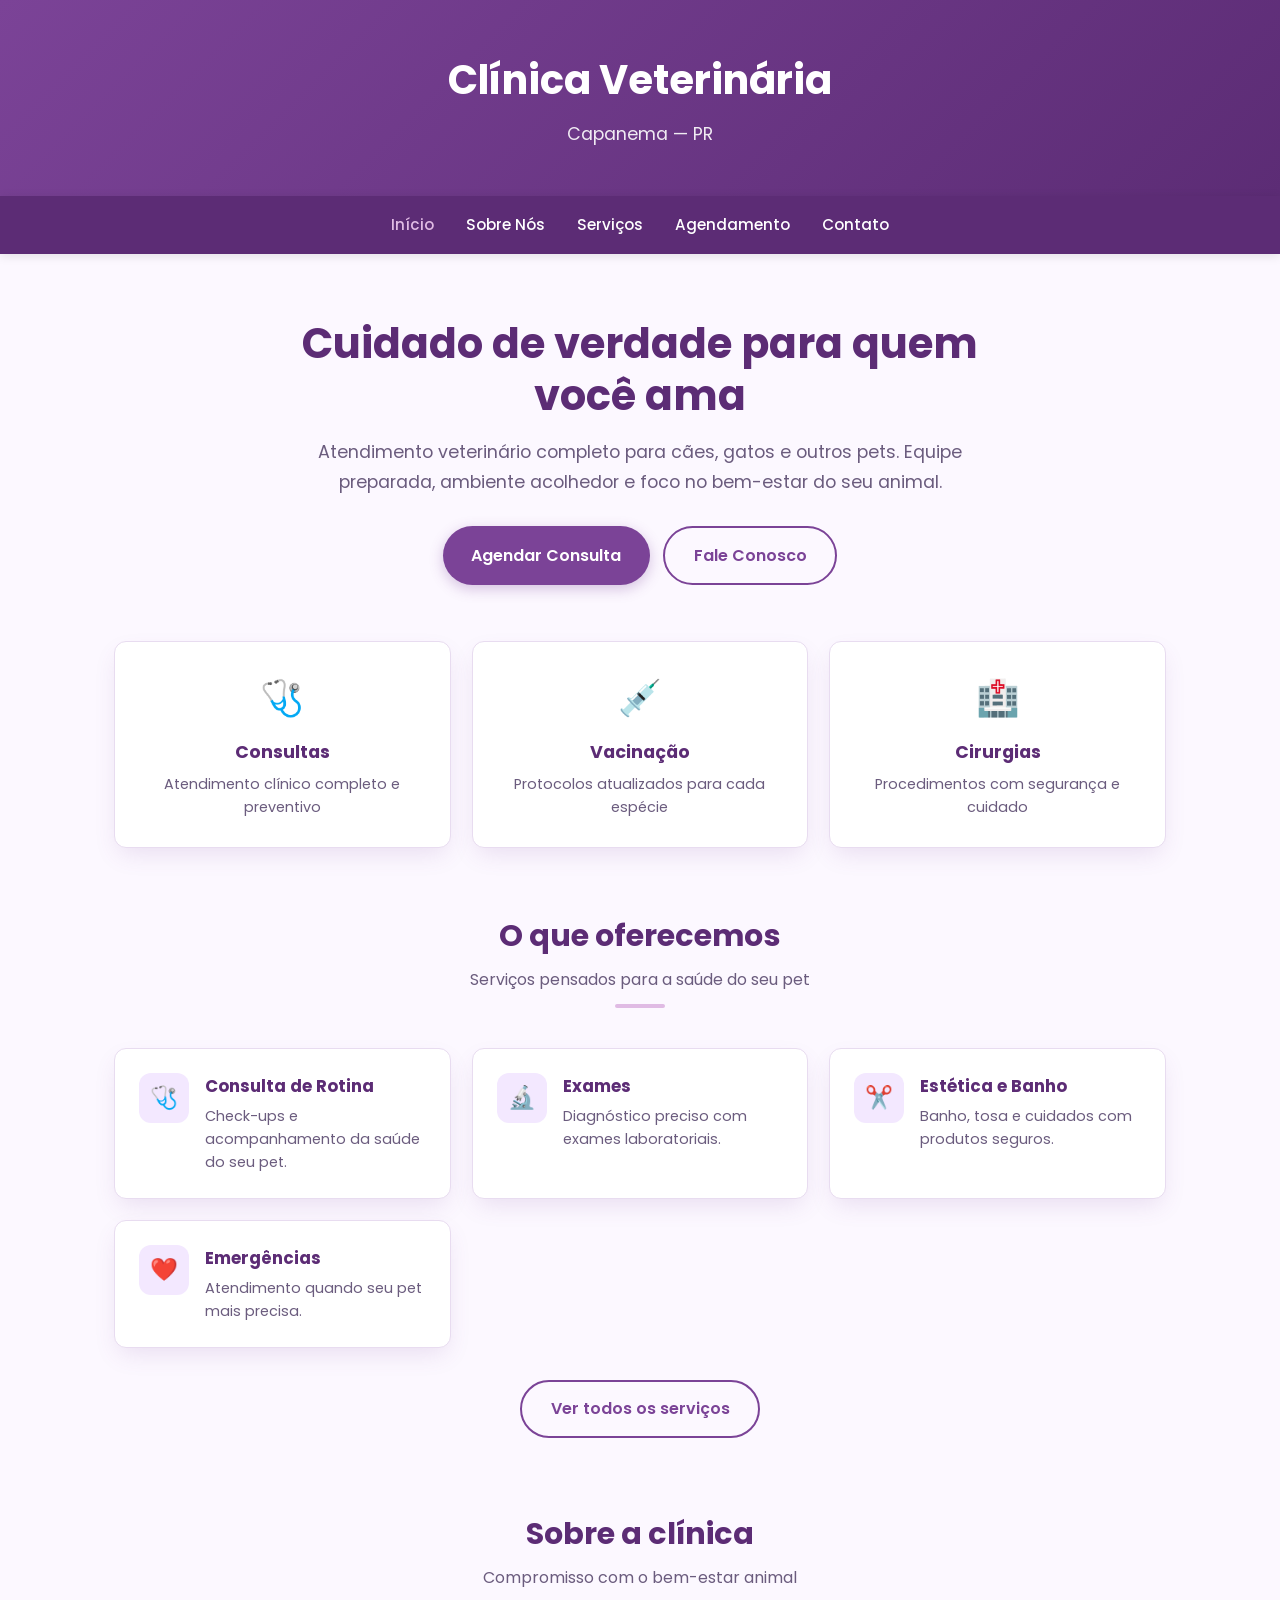
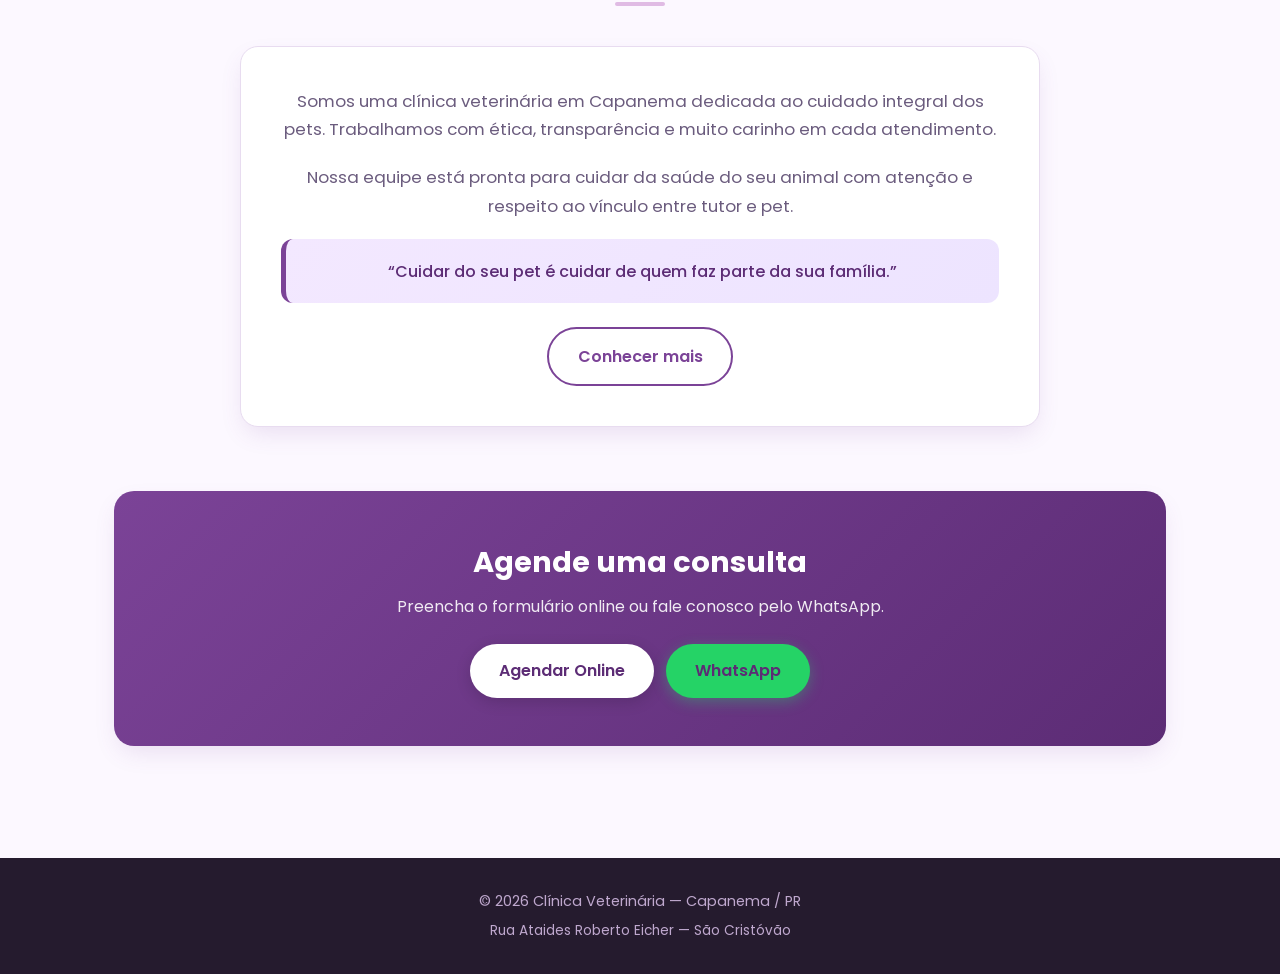
<file: index.html>
<!DOCTYPE html>
<html lang="pt-BR">
<head>
    <meta charset="UTF-8">
    <meta name="viewport" content="width=device-width, initial-scale=1.0">
    <meta name="description" content="Clínica Veterinária em Capanema - PR. Cuidado e saúde para o seu pet.">
    <title>Início | Clínica Veterinária</title>
    
    <link rel="preconnect" href="https://fonts.googleapis.com">
    <link rel="preconnect" href="https://fonts.gstatic.com" crossorigin>
    <link href="https://fonts.googleapis.com/css2?family=Poppins:wght@400;500;600;700&display=swap" rel="stylesheet">
    <link rel="stylesheet" href="style.css">
    <style>
        .hero-limpo {
            text-align: center;
            max-width: 720px;
            margin: 0 auto 3.5rem;
            padding-top: 1rem;
        }
        .hero-limpo h2 {
            font-size: clamp(1.9rem, 4.5vw, 2.6rem);
            color: var(--primary-dark);
            line-height: 1.25;
            margin-bottom: 1rem;
        }
        .hero-limpo p {
            color: var(--text-muted);
            font-size: 1.1rem;
            margin-bottom: 1.8rem;
            line-height: 1.7;
        }
        .hero-botoes {
            display: flex;
            flex-wrap: wrap;
            gap: 0.8rem;
            justify-content: center;
        }
        .hero-botoes .btn-outline { margin-left: 0; }

        .destaques {
            display: grid;
            grid-template-columns: repeat(3, 1fr);
            gap: 1.3rem;
            margin-bottom: 4rem;
        }
        .destaque-item {
            background: var(--card-bg);
            border-radius: var(--radius);
            padding: 1.8rem 1.4rem;
            text-align: center;
            box-shadow: var(--shadow-lg);
            border: 1px solid var(--border-color);
        }
        .destaque-item .icone { font-size: 2.2rem; margin-bottom: 0.7rem; }
        .destaque-item h3 { color: var(--primary-dark); font-size: 1.1rem; margin-bottom: 0.4rem; }
        .destaque-item p { color: var(--text-muted); font-size: 0.9rem; }

        .servicos-home {
            display: grid;
            grid-template-columns: repeat(auto-fit, minmax(280px, 1fr));
            gap: 1.3rem;
        }
        .servico-item {
            background: var(--card-bg);
            border-radius: var(--radius);
            padding: 1.5rem;
            box-shadow: var(--shadow-lg);
            border: 1px solid var(--border-color);
            display: flex;
            gap: 1rem;
            align-items: flex-start;
            transition: transform 0.25s ease;
        }
        .servico-item:hover { transform: translateY(-4px); }
        .servico-item .icone {
            width: 50px;
            height: 50px;
            min-width: 50px;
            background: #f3e8ff;
            border-radius: 12px;
            display: flex;
            align-items: center;
            justify-content: center;
            font-size: 1.4rem;
        }
        .servico-item h3 { color: var(--primary-dark); font-size: 1.05rem; margin-bottom: 0.3rem; }
        .servico-item p { color: var(--text-muted); font-size: 0.9rem; }

        .bloco-sobre {
            background: var(--card-bg);
            border-radius: 18px;
            padding: 2.5rem;
            box-shadow: var(--shadow-lg);
            border: 1px solid var(--border-color);
            text-align: center;
            max-width: 800px;
            margin: 0 auto;
        }
        .bloco-sobre p {
            color: var(--text-muted);
            font-size: 1.05rem;
            margin-bottom: 1.2rem;
            line-height: 1.7;
        }

        @media (max-width: 700px) {
            .destaques { grid-template-columns: 1fr; }
        }
    </style>
</head>
<body>

    <header>
        <h1>Clínica Veterinária</h1>
        <p>Capanema — PR</p>
    </header>

    <nav aria-label="Navegação Principal">
        <a href="index.html" class="active">Início</a>
        <a href="sobre.html">Sobre Nós</a>
        <a href="servicos.html">Serviços</a>
        <a href="agendamentos.html">Agendamento</a>
        <a href="contato.html">Contato</a>
    </nav>

    <main class="container">

        <section class="hero-limpo">
            <h2>Cuidado de verdade para quem você ama</h2>
            <p>
                Atendimento veterinário completo para cães, gatos e outros pets. 
                Equipe preparada, ambiente acolhedor e foco no bem-estar do seu animal.
            </p>
            <div class="hero-botoes">
                <a href="agendamentos.html" class="btn">Agendar Consulta</a>
                <a href="contato.html" class="btn btn-outline">Fale Conosco</a>
            </div>
        </section>

        <div class="destaques">
            <div class="destaque-item">
                <div class="icone">🩺</div>
                <h3>Consultas</h3>
                <p>Atendimento clínico completo e preventivo</p>
            </div>
            <div class="destaque-item">
                <div class="icone">💉</div>
                <h3>Vacinação</h3>
                <p>Protocolos atualizados para cada espécie</p>
            </div>
            <div class="destaque-item">
                <div class="icone">🏥</div>
                <h3>Cirurgias</h3>
                <p>Procedimentos com segurança e cuidado</p>
            </div>
        </div>

        <section>
            <div class="section-title">
                <h2>O que oferecemos</h2>
                <p>Serviços pensados para a saúde do seu pet</p>
                <div class="linha"></div>
            </div>

            <div class="servicos-home">
                <div class="servico-item">
                    <div class="icone">🩺</div>
                    <div>
                        <h3>Consulta de Rotina</h3>
                        <p>Check-ups e acompanhamento da saúde do seu pet.</p>
                    </div>
                </div>
                <div class="servico-item">
                    <div class="icone">🔬</div>
                    <div>
                        <h3>Exames</h3>
                        <p>Diagnóstico preciso com exames laboratoriais.</p>
                    </div>
                </div>
                <div class="servico-item">
                    <div class="icone">✂️</div>
                    <div>
                        <h3>Estética e Banho</h3>
                        <p>Banho, tosa e cuidados com produtos seguros.</p>
                    </div>
                </div>
                <div class="servico-item">
                    <div class="icone">❤️</div>
                    <div>
                        <h3>Emergências</h3>
                        <p>Atendimento quando seu pet mais precisa.</p>
                    </div>
                </div>
            </div>

            <div style="text-align: center; margin-top: 2rem;">
                <a href="servicos.html" class="btn btn-outline" style="margin-left: 0;">Ver todos os serviços</a>
            </div>
        </section>

        <section style="margin-top: 4.5rem;">
            <div class="section-title">
                <h2>Sobre a clínica</h2>
                <p>Compromisso com o bem-estar animal</p>
                <div class="linha"></div>
            </div>

            <div class="bloco-sobre">
                <p>
                    Somos uma clínica veterinária em Capanema dedicada ao cuidado 
                    integral dos pets. Trabalhamos com ética, transparência e muito 
                    carinho em cada atendimento.
                </p>
                <p>
                    Nossa equipe está pronta para cuidar da saúde do seu animal 
                    com atenção e respeito ao vínculo entre tutor e pet.
                </p>
                <div class="destaque">
                    “Cuidar do seu pet é cuidar de quem faz parte da sua família.”
                </div>
                <div style="margin-top: 1.5rem;">
                    <a href="sobre.html" class="btn btn-outline" style="margin-left: 0;">Conhecer mais</a>
                </div>
            </div>
        </section>

        <div class="cta-box" style="margin-top: 4rem;">
            <h2>Agende uma consulta</h2>
            <p>Preencha o formulário online ou fale conosco pelo WhatsApp.</p>
            <div style="display: flex; flex-wrap: wrap; gap: 0.8rem; justify-content: center;">
                <a href="agendamentos.html" class="btn">Agendar Online</a>
                <a href="https://wa.me/5546988283215" class="btn" target="_blank" rel="noopener noreferrer" style="background: #25D366; box-shadow: 0 4px 14px rgba(37,211,102,0.35);">
                    WhatsApp
                </a>
            </div>
        </div>

    </main>

    <footer>
        <p>&copy; 2026 Clínica Veterinária — Capanema / PR</p>
        <p style="margin-top: 0.4rem; font-size: 0.85rem;">
            Rua Ataides Roberto Eicher — São Cristóvão
        </p>
    </footer>

</body>
</html>
</file>
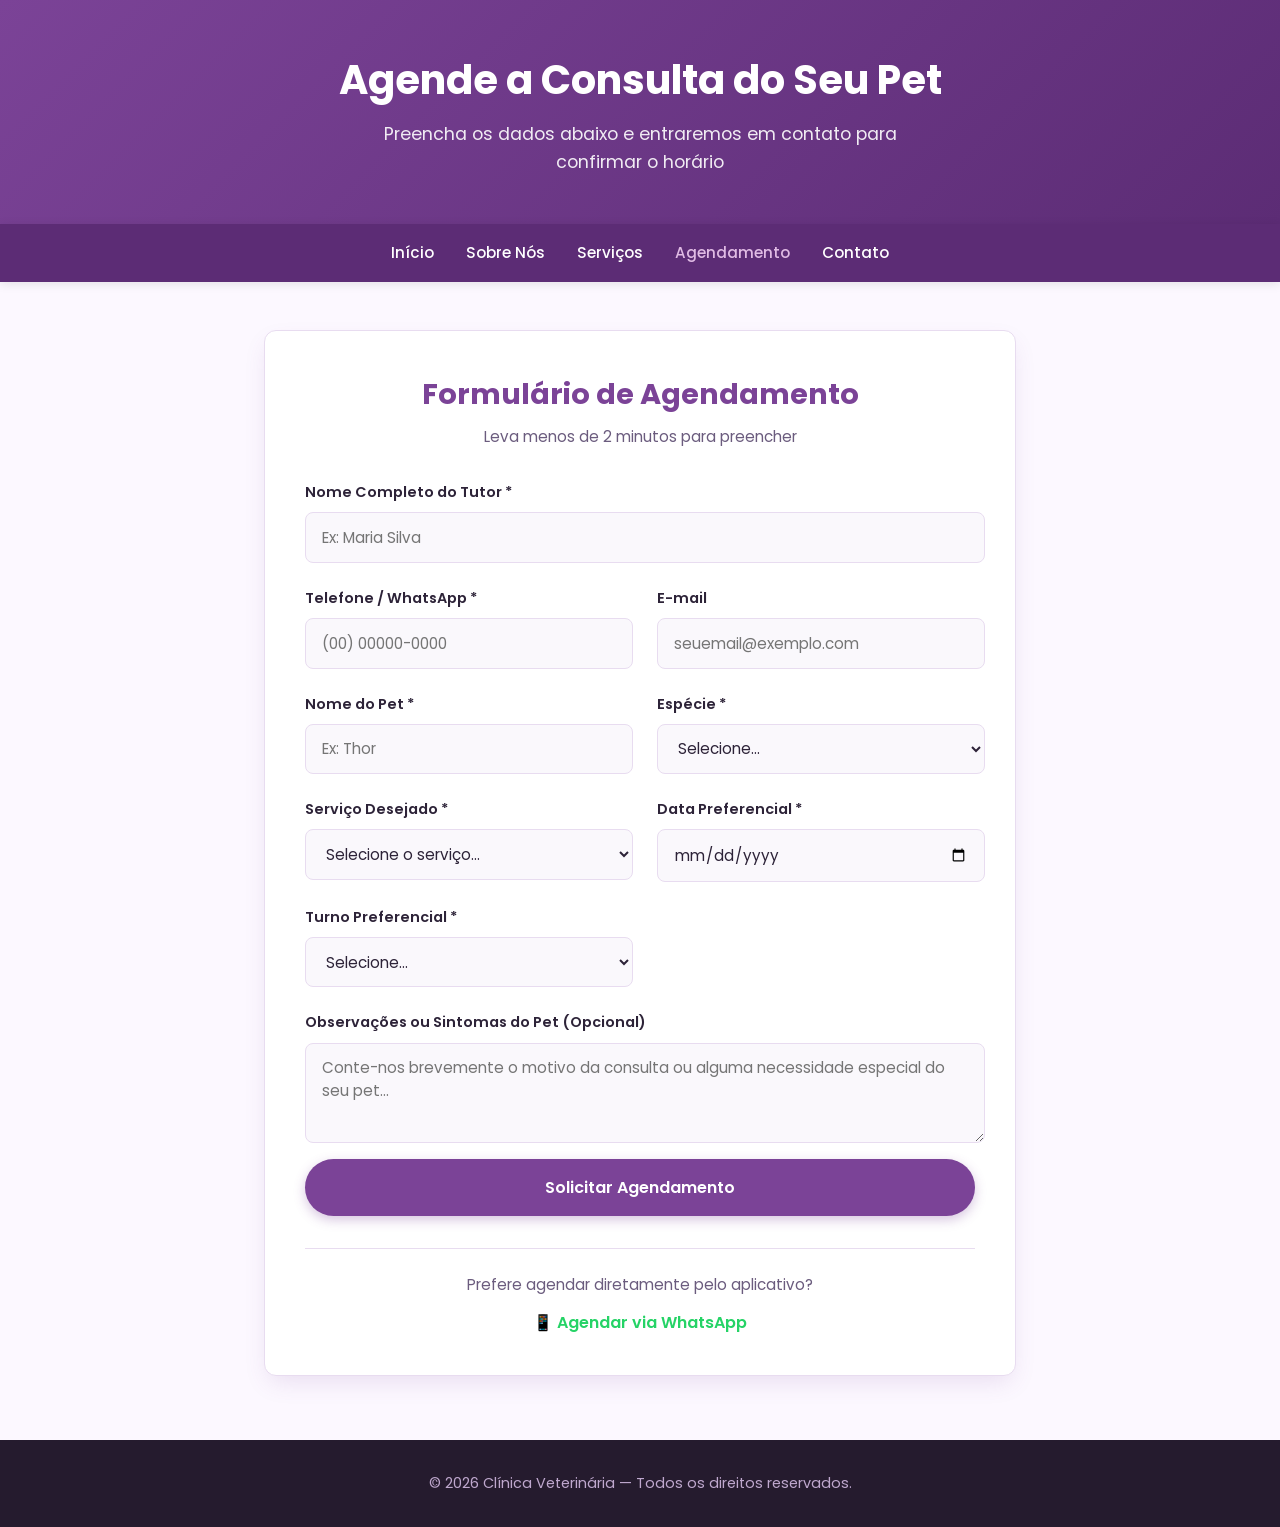
<file: agendamentos.html>
<!DOCTYPE html>
<html lang="pt-BR">
<head>
    <meta charset="UTF-8">
    <meta name="viewport" content="width=device-width, initial-scale=1.0">
    <meta name="description" content="Agende uma consulta para o seu pet. Atendimento rápido e simplificado na nossa Clínica Veterinária.">
    <title>Agendamento | Clínica Veterinária</title>
    
    <link rel="preconnect" href="https://fonts.googleapis.com">
    <link rel="preconnect" href="https://fonts.gstatic.com" crossorigin>
    <link href="https://fonts.googleapis.com/css2?family=Poppins:wght@400;500;600;700&display=swap" rel="stylesheet">
    <link rel="stylesheet" href="style.css">
    <style>
        .sucesso-card {
            display: none;
            text-align: center;
            padding: 2rem 1rem;
        }
        .sucesso-card.ativo {
            display: block;
        }
        .sucesso-icon {
            font-size: 4rem;
            margin-bottom: 1rem;
        }
        .sucesso-card h2 {
            color: var(--primary-color);
            margin-bottom: 0.8rem;
        }
        .sucesso-card p {
            color: var(--text-muted);
            margin-bottom: 1.5rem;
            line-height: 1.7;
        }
        .sucesso-resumo {
            background: #f3e8ff;
            border-radius: 12px;
            padding: 1.2rem 1.5rem;
            text-align: left;
            margin: 1.5rem 0;
            font-size: 0.95rem;
            color: var(--text-main);
        }
        .sucesso-resumo strong {
            color: var(--primary-dark);
        }
        .form-escondido {
            display: none;
        }
    </style>
</head>
<body>

    <header>
        <h1>Agende a Consulta do Seu Pet</h1>
        <p>Preencha os dados abaixo e entraremos em contato para confirmar o horário</p>
    </header>

    <nav aria-label="Navegação Principal">
        <a href="index.html">Início</a>
        <a href="sobre.html">Sobre Nós</a>
        <a href="servicos.html">Serviços</a>
        <a href="agendamentos.html" class="active">Agendamento</a>
        <a href="contato.html">Contato</a>
    </nav>

    <main class="container-form">
        
        <div class="form-card">
            
            <!-- Formulário -->
            <div id="area-formulario">
                <div class="form-header">
                    <h2>Formulário de Agendamento</h2>
                    <p>Leva menos de 2 minutos para preencher</p>
                </div>

                <form id="agendamentoForm">
                    <div class="form-grid">
                        
                        <div class="form-group full-width">
                            <label for="nome-tutor">Nome Completo do Tutor *</label>
                            <input type="text" id="nome-tutor" name="nome-tutor" placeholder="Ex: Maria Silva" required>
                        </div>

                        <div class="form-group">
                            <label for="telefone">Telefone / WhatsApp *</label>
                            <input type="tel" id="telefone" name="telefone" placeholder="(00) 00000-0000" required>
                        </div>

                        <div class="form-group">
                            <label for="email">E-mail</label>
                            <input type="email" id="email" name="email" placeholder="seuemail@exemplo.com">
                        </div>

                        <div class="form-group">
                            <label for="nome-pet">Nome do Pet *</label>
                            <input type="text" id="nome-pet" name="nome-pet" placeholder="Ex: Thor" required>
                        </div>

                        <div class="form-group">
                            <label for="especie">Espécie *</label>
                            <select id="especie" name="especie" required>
                                <option value="">Selecione...</option>
                                <option value="Cão">Cão</option>
                                <option value="Gato">Gato</option>
                                <option value="Outro">Outro</option>
                            </select>
                        </div>

                        <div class="form-group">
                            <label for="servico">Serviço Desejado *</label>
                            <select id="servico" name="servico" required>
                                <option value="">Selecione o serviço...</option>
                                <option value="Consulta de Rotina">Consulta de Rotina</option>
                                <option value="Vacinação">Vacinação</option>
                                <option value="Exames Laboratoriais">Exames Laboratoriais</option>
                                <option value="Cirurgia Geral">Cirurgia Geral</option>
                                <option value="Estética e Banho">Estética e Banho</option>
                                <option value="Outro">Outro serviço</option>
                            </select>
                        </div>

                        <div class="form-group">
                            <label for="data">Data Preferencial *</label>
                            <input type="date" id="data" name="data" required>
                        </div>

                        <div class="form-group">
                            <label for="horario">Turno Preferencial *</label>
                            <select id="horario" name="horario" required>
                                <option value="">Selecione...</option>
                                <option value="Manhã">Manhã (08:00 - 12:00)</option>
                                <option value="Tarde">Tarde (13:00 - 18:00)</option>
                            </select>
                        </div>

                        <div class="form-group full-width">
                            <label for="observacoes">Observações ou Sintomas do Pet (Opcional)</label>
                            <textarea id="observacoes" name="observacoes" placeholder="Conte-nos brevemente o motivo da consulta ou alguma necessidade especial do seu pet..."></textarea>
                        </div>

                    </div>

                    <button type="submit" class="submit-btn">Solicitar Agendamento</button>
                </form>

                <div class="whatsapp-opt">
                    <p>Prefere agendar diretamente pelo aplicativo?</p>
                    <a href="https://wa.me/5500000000000" class="whatsapp-btn" target="_blank" rel="noopener noreferrer">
                        <span>📱 Agendar via WhatsApp</span>
                    </a>
                </div>
            </div>

            <!-- Mensagem de Sucesso -->
            <div id="area-sucesso" class="sucesso-card">
                <div class="sucesso-icon">✅</div>
                <h2>Solicitação enviada com sucesso!</h2>
                <p>
                    Recebemos seus dados. Em breve entraremos em contato para confirmar o horário.
                </p>

                <div class="sucesso-resumo" id="resumo-agendamento"></div>

                <a href="#" id="btn-whatsapp-dados" class="btn" target="_blank" rel="noopener noreferrer" style="margin-bottom: 1rem;">
                    📱 Enviar também pelo WhatsApp
                </a>
                <br>
                <button type="button" class="btn btn-outline" id="btn-novo-agendamento" style="margin-left: 0;">
                    Fazer outro agendamento
                </button>
            </div>

        </div>

    </main>

    <footer>
        <p>&copy; 2026 Clínica Veterinária — Todos os direitos reservados.</p>
    </footer>

    <script>
        // Data mínima = hoje
        const campoData = document.getElementById('data');
        const hoje = new Date().toISOString().split('T')[0];
        campoData.setAttribute('min', hoje);

        // ⚠️ TROQUE pelo número real da clínica (só números, com DDI)
        // Exemplo Brasil: 5511999999999
        const WHATSAPP_CLINICA = '5500000000000';

        const form = document.getElementById('agendamentoForm');
        const areaForm = document.getElementById('area-formulario');
        const areaSucesso = document.getElementById('area-sucesso');
        const resumo = document.getElementById('resumo-agendamento');
        const btnWhatsapp = document.getElementById('btn-whatsapp-dados');
        const btnNovo = document.getElementById('btn-novo-agendamento');

        form.addEventListener('submit', function (e) {
            e.preventDefault();

            const tutor = document.getElementById('nome-tutor').value.trim();
            const telefone = document.getElementById('telefone').value.trim();
            const email = document.getElementById('email').value.trim();
            const pet = document.getElementById('nome-pet').value.trim();
            const especie = document.getElementById('especie').value;
            const servico = document.getElementById('servico').value;
            const data = document.getElementById('data').value;
            const horario = document.getElementById('horario').value;
            const obs = document.getElementById('observacoes').value.trim();

            const dataFormatada = data.split('-').reverse().join('/');

            resumo.innerHTML = `
                <p><strong>Tutor:</strong> ${tutor}</p>
                <p><strong>Telefone:</strong> ${telefone}</p>
                ${email ? `<p><strong>E-mail:</strong> ${email}</p>` : ''}
                <p><strong>Pet:</strong> ${pet} (${especie})</p>
                <p><strong>Serviço:</strong> ${servico}</p>
                <p><strong>Data:</strong> ${dataFormatada}</p>
                <p><strong>Turno:</strong> ${horario}</p>
                ${obs ? `<p><strong>Observações:</strong> ${obs}</p>` : ''}
            `;

            let mensagem = `*Novo Agendamento - Clínica Veterinária*%0A%0A`;
            mensagem += `*Tutor:* ${tutor}%0A`;
            mensagem += `*Telefone:* ${telefone}%0A`;
            if (email) mensagem += `*E-mail:* ${email}%0A`;
            mensagem += `*Pet:* ${pet} (${especie})%0A`;
            mensagem += `*Serviço:* ${servico}%0A`;
            mensagem += `*Data preferencial:* ${dataFormatada}%0A`;
            mensagem += `*Turno:* ${horario}%0A`;
            if (obs) mensagem += `*Observações:* ${obs}%0A`;

            btnWhatsapp.href = `https://wa.me/${WHATSAPP_CLINICA}?text=${mensagem}`;

            areaForm.classList.add('form-escondido');
            areaSucesso.classList.add('ativo');
            areaSucesso.scrollIntoView({ behavior: 'smooth', block: 'center' });
        });

        btnNovo.addEventListener('click', function () {
            form.reset();
            campoData.setAttribute('min', hoje);
            areaSucesso.classList.remove('ativo');
            areaForm.classList.remove('form-escondido');
        });
    </script>

</body>
</html>
</file>
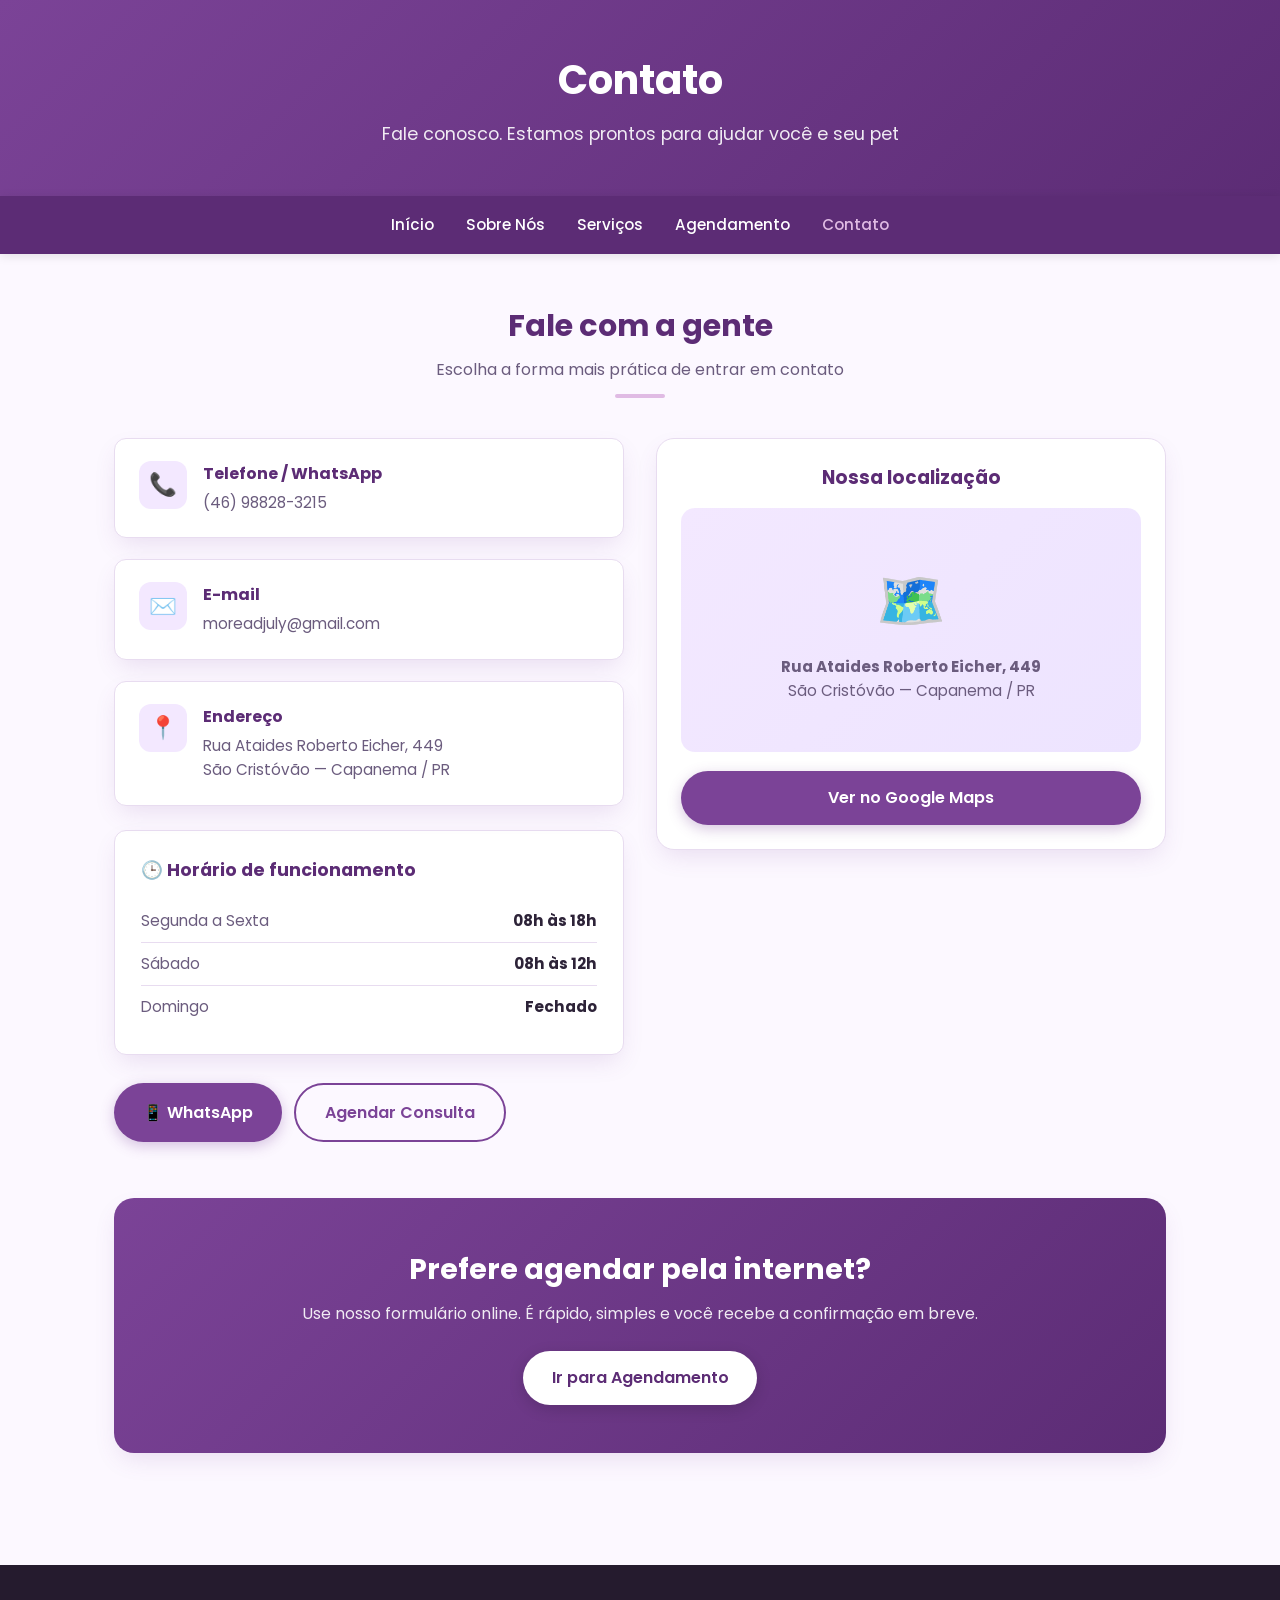
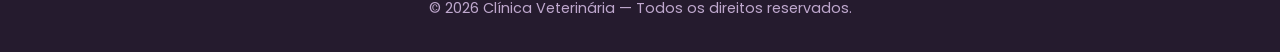
<file: contato.html>
<!DOCTYPE html>
<html lang="pt-BR">
<head>
    <meta charset="UTF-8">
    <meta name="viewport" content="width=device-width, initial-scale=1.0">

    <meta name="description" content="Entre em contato com a Clínica Veterinária. Telefone, WhatsApp, e-mail, endereço e horário de funcionamento.">

    <title>Contato | Clínica Veterinária</title>

    <link rel="preconnect" href="https://fonts.googleapis.com">
    <link rel="preconnect" href="https://fonts.gstatic.com" crossorigin>
    <link href="https://fonts.googleapis.com/css2?family=Poppins:wght@400;500;600;700&display=swap" rel="stylesheet">

    <link rel="stylesheet" href="style.css">

    <style>
        .contato-grid {
            display: grid;
            grid-template-columns: 1fr 1fr;
            gap: 2rem;
            align-items: start;
        }

        .info-lista {
            display: flex;
            flex-direction: column;
            gap: 1.3rem;
        }

        .info-item {
            background: var(--card-bg);
            border-radius: var(--radius);
            padding: 1.4rem 1.5rem;
            box-shadow: var(--shadow-lg);
            border: 1px solid var(--border-color);
            display: flex;
            gap: 1rem;
            align-items: flex-start;
            transition: transform 0.25s ease;
        }

        .info-item:hover {
            transform: translateY(-3px);
        }

        .info-icon {
            width: 48px;
            height: 48px;
            min-width: 48px;
            background: #f3e8ff;
            border-radius: 12px;
            display: flex;
            align-items: center;
            justify-content: center;
            font-size: 1.4rem;
        }

        .info-item h3 {
            color: var(--primary-dark);
            font-size: 1rem;
            margin-bottom: 0.25rem;
        }

        .info-item p,
        .info-item a {
            color: var(--text-muted);
            font-size: 0.95rem;
            text-decoration: none;
        }

        .info-item a:hover {
            color: var(--primary-color);
        }

        .mapa-box {
            background: var(--card-bg);
            border-radius: 18px;
            padding: 1.5rem;
            box-shadow: var(--shadow-lg);
            border: 1px solid var(--border-color);
            text-align: center;
        }

        .mapa-box h3 {
            color: var(--primary-dark);
            margin-bottom: 1rem;
            font-size: 1.15rem;
        }

        .mapa-placeholder {
            background: linear-gradient(135deg, #f3e8ff, #ede4ff);
            border-radius: 14px;
            padding: 3rem 1.5rem;
            margin-bottom: 1.2rem;
        }

        .mapa-placeholder .emoji {
            font-size: 3.5rem;
            margin-bottom: 0.6rem;
        }

        .mapa-placeholder p {
            color: var(--text-muted);
            font-size: 0.95rem;
        }

        .horarios {
            background: var(--card-bg);
            border-radius: var(--radius);
            padding: 1.6rem;
            box-shadow: var(--shadow-lg);
            border: 1px solid var(--border-color);
            margin-top: 1.5rem;
        }

        .horarios h3 {
            color: var(--primary-dark);
            margin-bottom: 1rem;
            font-size: 1.1rem;
        }

        .horario-linha {
            display: flex;
            justify-content: space-between;
            padding: 0.55rem 0;
            border-bottom: 1px solid var(--border-color);
            color: var(--text-muted);
            font-size: 0.95rem;
        }

        .horario-linha:last-child {
            border-bottom: none;
        }

        .horario-linha strong {
            color: var(--text-main);
        }

        .botoes-contato {
            display: flex;
            flex-wrap: wrap;
            gap: 0.8rem;
            margin-top: 1.8rem;
        }

        @media (max-width: 800px) {
            .contato-grid {
                grid-template-columns: 1fr;
            }
        }
    </style>
</head>

<body>

    <header>
        <h1>Contato</h1>
        <p>Fale conosco. Estamos prontos para ajudar você e seu pet</p>
    </header>

    <nav aria-label="Navegação Principal">
        <a href="index.html">Início</a>
        <a href="sobre.html">Sobre Nós</a>
        <a href="servicos.html">Serviços</a>
        <a href="agendamentos.html">Agendamento</a>
        <a href="contato.html" class="active">Contato</a>
    </nav>

    <main class="container">

        <div class="section-title">
            <h2>Fale com a gente</h2>
            <p>Escolha a forma mais prática de entrar em contato</p>
            <div class="linha"></div>
        </div>

        <div class="contato-grid">

            <!-- INFORMAÇÕES DE CONTATO -->
            <div>

                <div class="info-lista">

                    <!-- WHATSAPP -->
                    <div class="info-item">
                        <div class="info-icon">📞</div>

                        <div>
                            <h3>Telefone / WhatsApp</h3>

                            <p>
                                <a
                                    href="https://wa.me/5546988283215"
                                    target="_blank"
                                    rel="noopener noreferrer"
                                >
                                    (46) 98828-3215
                                </a>
                            </p>
                        </div>
                    </div>

                    <!-- E-MAIL -->
                    <div class="info-item">
                        <div class="info-icon">✉️</div>

                        <div>
                            <h3>E-mail</h3>

                            <p>
                                <a href="mailto:moreadjuly@gmail.com">
                                    moreadjuly@gmail.com
                                </a>
                            </p>
                        </div>
                    </div>

                    <!-- ENDEREÇO -->
                    <div class="info-item">
                        <div class="info-icon">📍</div>

                        <div>
                            <h3>Endereço</h3>

                            <p>
                                Rua Ataides Roberto Eicher, 449<br>
                                São Cristóvão — Capanema / PR
                            </p>
                        </div>
                    </div>

                </div>

                <!-- HORÁRIOS -->
                <div class="horarios">

                    <h3>🕒 Horário de funcionamento</h3>

                    <div class="horario-linha">
                        <span>Segunda a Sexta</span>
                        <strong>08h às 18h</strong>
                    </div>

                    <div class="horario-linha">
                        <span>Sábado</span>
                        <strong>08h às 12h</strong>
                    </div>

                    <div class="horario-linha">
                        <span>Domingo</span>
                        <strong>Fechado</strong>
                    </div>

                </div>

                <!-- BOTÕES -->
                <div class="botoes-contato">

                    <a
                        href="https://wa.me/5546988283215"
                        class="btn"
                        target="_blank"
                        rel="noopener noreferrer"
                    >
                        📱 WhatsApp
                    </a>

                    <a
                        href="agendamentos.html"
                        class="btn btn-outline"
                        style="margin-left: 0;"
                    >
                        Agendar Consulta
                    </a>

                </div>

            </div>

            <!-- MAPA -->
            <div class="mapa-box">

                <h3>Nossa localização</h3>

                <div class="mapa-placeholder">

                    <div class="emoji">🗺️</div>

                    <p>
                        <strong>Rua Ataides Roberto Eicher, 449</strong><br>
                        São Cristóvão — Capanema / PR
                    </p>

                </div>

                <a
                    href="https://www.google.com/maps/search/?api=1&query=Rua+Ataides+Roberto+Eicher,+449,+São+Cristóvão,+Capanema,+PR"
                    class="btn"
                    target="_blank"
                    rel="noopener noreferrer"
                    style="width: 100%; justify-content: center;"
                >
                    Ver no Google Maps
                </a>

            </div>

        </div>

        <!-- CTA -->
        <div class="cta-box" style="margin-top: 3.5rem;">

            <h2>Prefere agendar pela internet?</h2>

            <p>
                Use nosso formulário online.
                É rápido, simples e você recebe a confirmação em breve.
            </p>

            <a href="agendamentos.html" class="btn">
                Ir para Agendamento
            </a>

        </div>

    </main>

    <footer>
        <p>
            &copy; 2026 Clínica Veterinária — Todos os direitos reservados.
        </p>
    </footer>

</body>
</html>
</file>
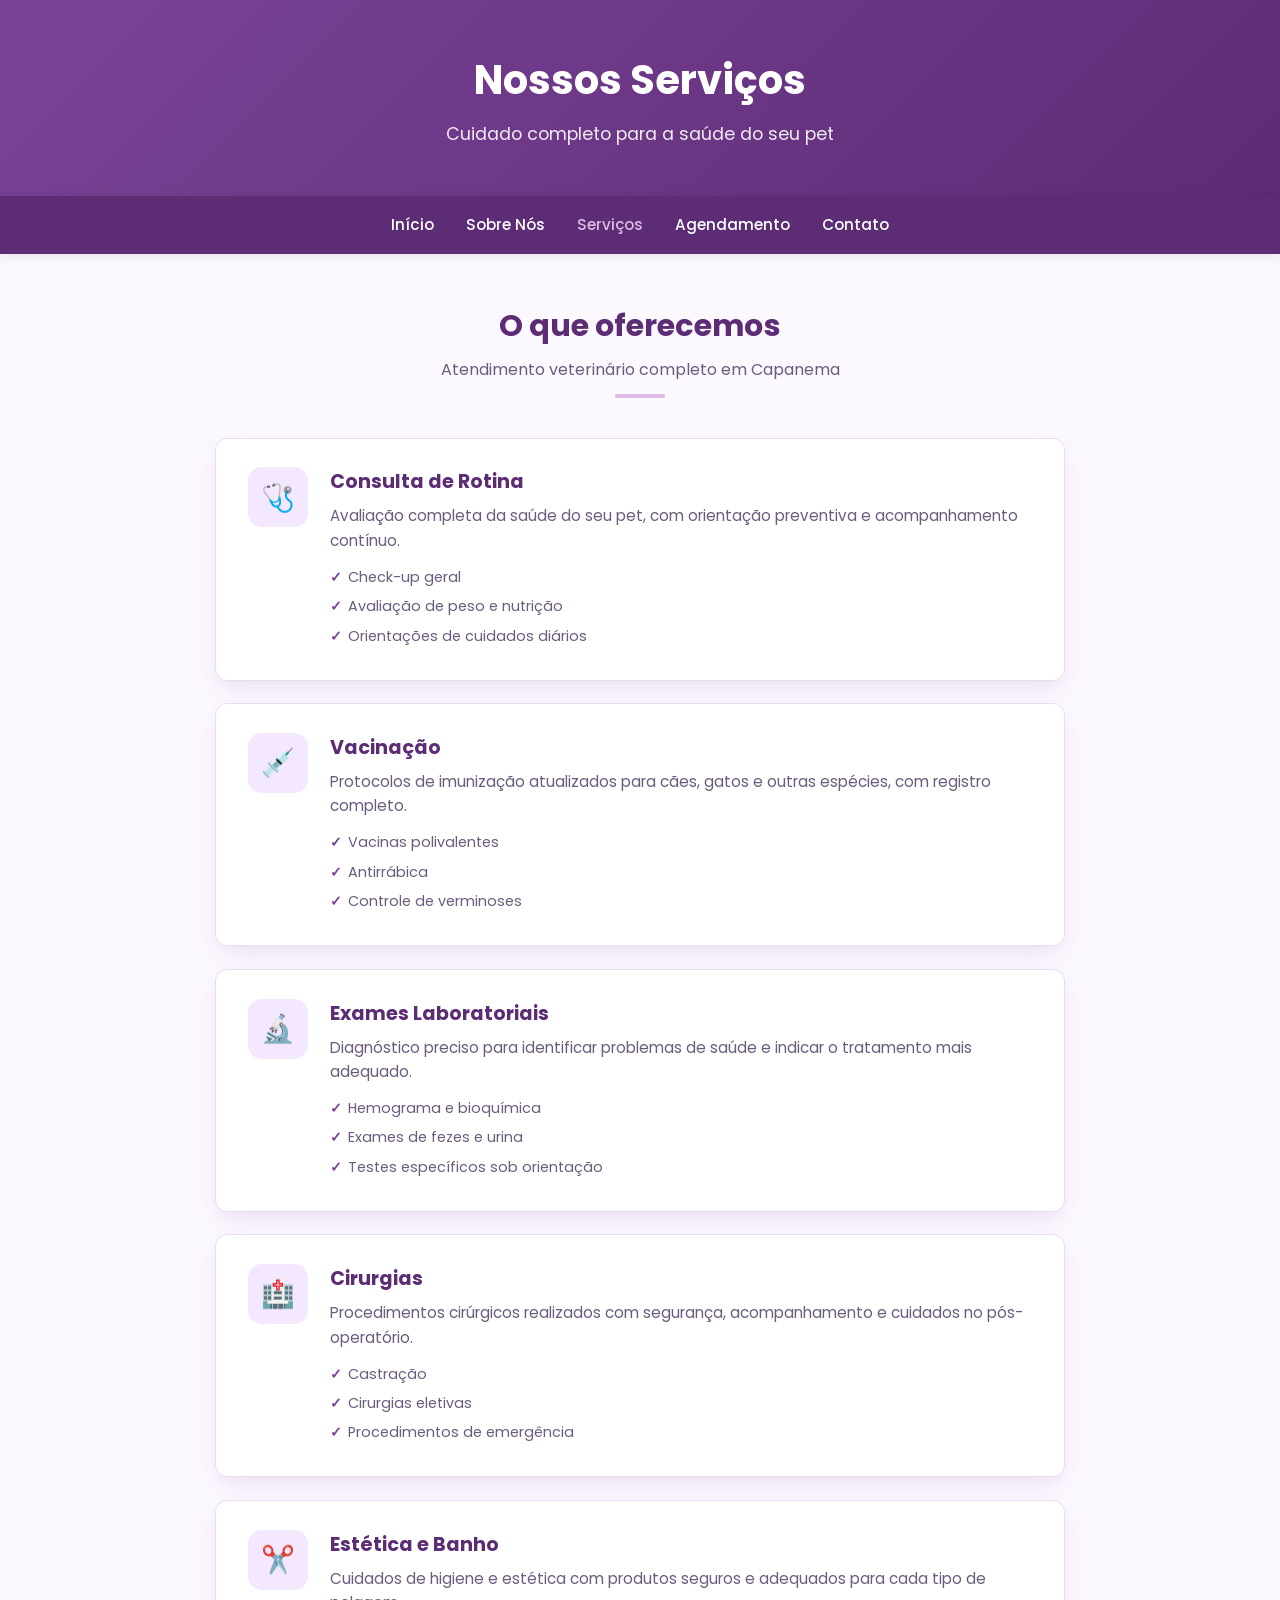
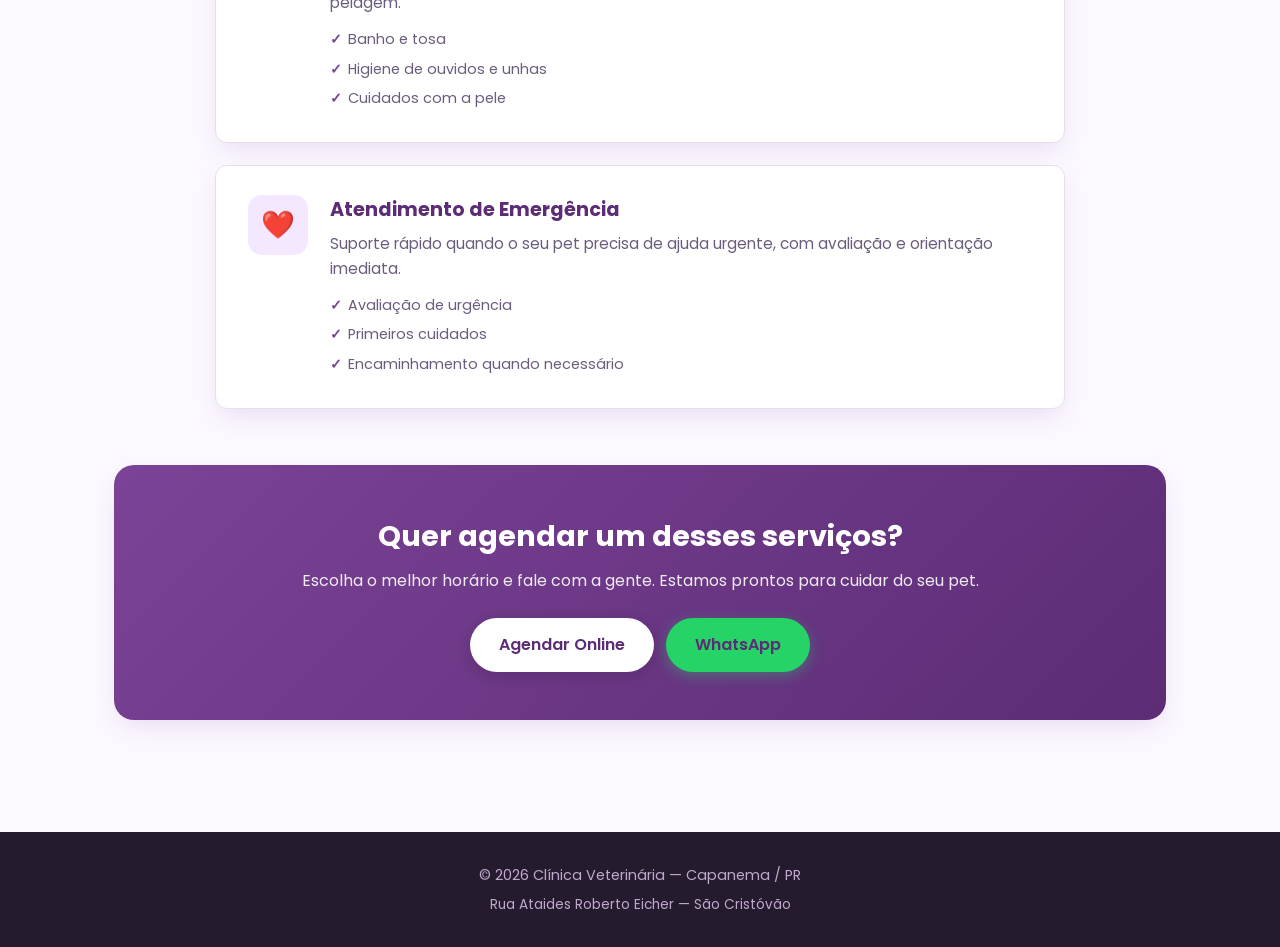
<file: servicos.html>
<!DOCTYPE html>
<html lang="pt-BR">
<head>
    <meta charset="UTF-8">
    <meta name="viewport" content="width=device-width, initial-scale=1.0">
    <meta name="description" content="Serviços da Clínica Veterinária em Capanema - consultas, vacinação, exames, cirurgias e mais.">
    <title>Serviços | Clínica Veterinária</title>
    
    <link rel="preconnect" href="https://fonts.googleapis.com">
    <link rel="preconnect" href="https://fonts.gstatic.com" crossorigin>
    <link href="https://fonts.googleapis.com/css2?family=Poppins:wght@400;500;600;700&display=swap" rel="stylesheet">
    <link rel="stylesheet" href="style.css">
    <style>
        .servico-lista {
            display: flex;
            flex-direction: column;
            gap: 1.4rem;
            max-width: 850px;
            margin: 0 auto;
        }
        .servico-card {
            background: var(--card-bg);
            border-radius: var(--radius);
            padding: 1.8rem 2rem;
            box-shadow: var(--shadow-lg);
            border: 1px solid var(--border-color);
            display: flex;
            gap: 1.4rem;
            align-items: flex-start;
            transition: transform 0.25s ease, box-shadow 0.25s ease;
        }
        .servico-card:hover {
            transform: translateY(-4px);
            box-shadow: 0 16px 35px -8px rgba(123, 67, 151, 0.2);
        }
        .servico-icone {
            width: 60px;
            height: 60px;
            min-width: 60px;
            background: #f3e8ff;
            border-radius: 14px;
            display: flex;
            align-items: center;
            justify-content: center;
            font-size: 1.7rem;
        }
        .servico-info h3 {
            color: var(--primary-dark);
            font-size: 1.2rem;
            margin-bottom: 0.4rem;
        }
        .servico-info p {
            color: var(--text-muted);
            font-size: 0.95rem;
            line-height: 1.6;
            margin-bottom: 0.6rem;
        }
        .servico-info ul {
            list-style: none;
            padding: 0;
            margin: 0;
        }
        .servico-info ul li {
            color: var(--text-muted);
            font-size: 0.9rem;
            padding: 0.2rem 0;
            padding-left: 1.1rem;
            position: relative;
        }
        .servico-info ul li::before {
            content: "✓";
            position: absolute;
            left: 0;
            color: var(--primary-color);
            font-weight: 700;
        }
        @media (max-width: 600px) {
            .servico-card {
                flex-direction: column;
                padding: 1.5rem;
            }
        }
    </style>
</head>
<body>

    <header>
        <h1>Nossos Serviços</h1>
        <p>Cuidado completo para a saúde do seu pet</p>
    </header>

    <nav aria-label="Navegação Principal">
        <a href="index.html">Início</a>
        <a href="sobre.html">Sobre Nós</a>
        <a href="servicos.html" class="active">Serviços</a>
        <a href="agendamentos.html">Agendamento</a>
        <a href="contato.html">Contato</a>
    </nav>

    <main class="container">

        <div class="section-title">
            <h2>O que oferecemos</h2>
            <p>Atendimento veterinário completo em Capanema</p>
            <div class="linha"></div>
        </div>

        <div class="servico-lista">

            <div class="servico-card">
                <div class="servico-icone">🩺</div>
                <div class="servico-info">
                    <h3>Consulta de Rotina</h3>
                    <p>
                        Avaliação completa da saúde do seu pet, com orientação 
                        preventiva e acompanhamento contínuo.
                    </p>
                    <ul>
                        <li>Check-up geral</li>
                        <li>Avaliação de peso e nutrição</li>
                        <li>Orientações de cuidados diários</li>
                    </ul>
                </div>
            </div>

            <div class="servico-card">
                <div class="servico-icone">💉</div>
                <div class="servico-info">
                    <h3>Vacinação</h3>
                    <p>
                        Protocolos de imunização atualizados para cães, gatos 
                        e outras espécies, com registro completo.
                    </p>
                    <ul>
                        <li>Vacinas polivalentes</li>
                        <li>Antirrábica</li>
                        <li>Controle de verminoses</li>
                    </ul>
                </div>
            </div>

            <div class="servico-card">
                <div class="servico-icone">🔬</div>
                <div class="servico-info">
                    <h3>Exames Laboratoriais</h3>
                    <p>
                        Diagnóstico preciso para identificar problemas de saúde 
                        e indicar o tratamento mais adequado.
                    </p>
                    <ul>
                        <li>Hemograma e bioquímica</li>
                        <li>Exames de fezes e urina</li>
                        <li>Testes específicos sob orientação</li>
                    </ul>
                </div>
            </div>

            <div class="servico-card">
                <div class="servico-icone">🏥</div>
                <div class="servico-info">
                    <h3>Cirurgias</h3>
                    <p>
                        Procedimentos cirúrgicos realizados com segurança, 
                        acompanhamento e cuidados no pós-operatório.
                    </p>
                    <ul>
                        <li>Castração</li>
                        <li>Cirurgias eletivas</li>
                        <li>Procedimentos de emergência</li>
                    </ul>
                </div>
            </div>

            <div class="servico-card">
                <div class="servico-icone">✂️</div>
                <div class="servico-info">
                    <h3>Estética e Banho</h3>
                    <p>
                        Cuidados de higiene e estética com produtos seguros 
                        e adequados para cada tipo de pelagem.
                    </p>
                    <ul>
                        <li>Banho e tosa</li>
                        <li>Higiene de ouvidos e unhas</li>
                        <li>Cuidados com a pele</li>
                    </ul>
                </div>
            </div>

            <div class="servico-card">
                <div class="servico-icone">❤️</div>
                <div class="servico-info">
                    <h3>Atendimento de Emergência</h3>
                    <p>
                        Suporte rápido quando o seu pet precisa de ajuda 
                        urgente, com avaliação e orientação imediata.
                    </p>
                    <ul>
                        <li>Avaliação de urgência</li>
                        <li>Primeiros cuidados</li>
                        <li>Encaminhamento quando necessário</li>
                    </ul>
                </div>
            </div>

        </div>

        <div class="cta-box" style="margin-top: 3.5rem;">
            <h2>Quer agendar um desses serviços?</h2>
            <p>Escolha o melhor horário e fale com a gente. Estamos prontos para cuidar do seu pet.</p>
            <div style="display: flex; flex-wrap: wrap; gap: 0.8rem; justify-content: center;">
                <a href="agendamentos.html" class="btn">Agendar Online</a>
                <a href="https://wa.me/5546988283215" class="btn" target="_blank" rel="noopener noreferrer" style="background: #25D366; box-shadow: 0 4px 14px rgba(37,211,102,0.35);">
                    WhatsApp
                </a>
            </div>
        </div>

    </main>

    <footer>
        <p>&copy; 2026 Clínica Veterinária — Capanema / PR</p>
        <p style="margin-top: 0.4rem; font-size: 0.85rem;">
            Rua Ataides Roberto Eicher — São Cristóvão
        </p>
    </footer>

</body>
</html>
</file>
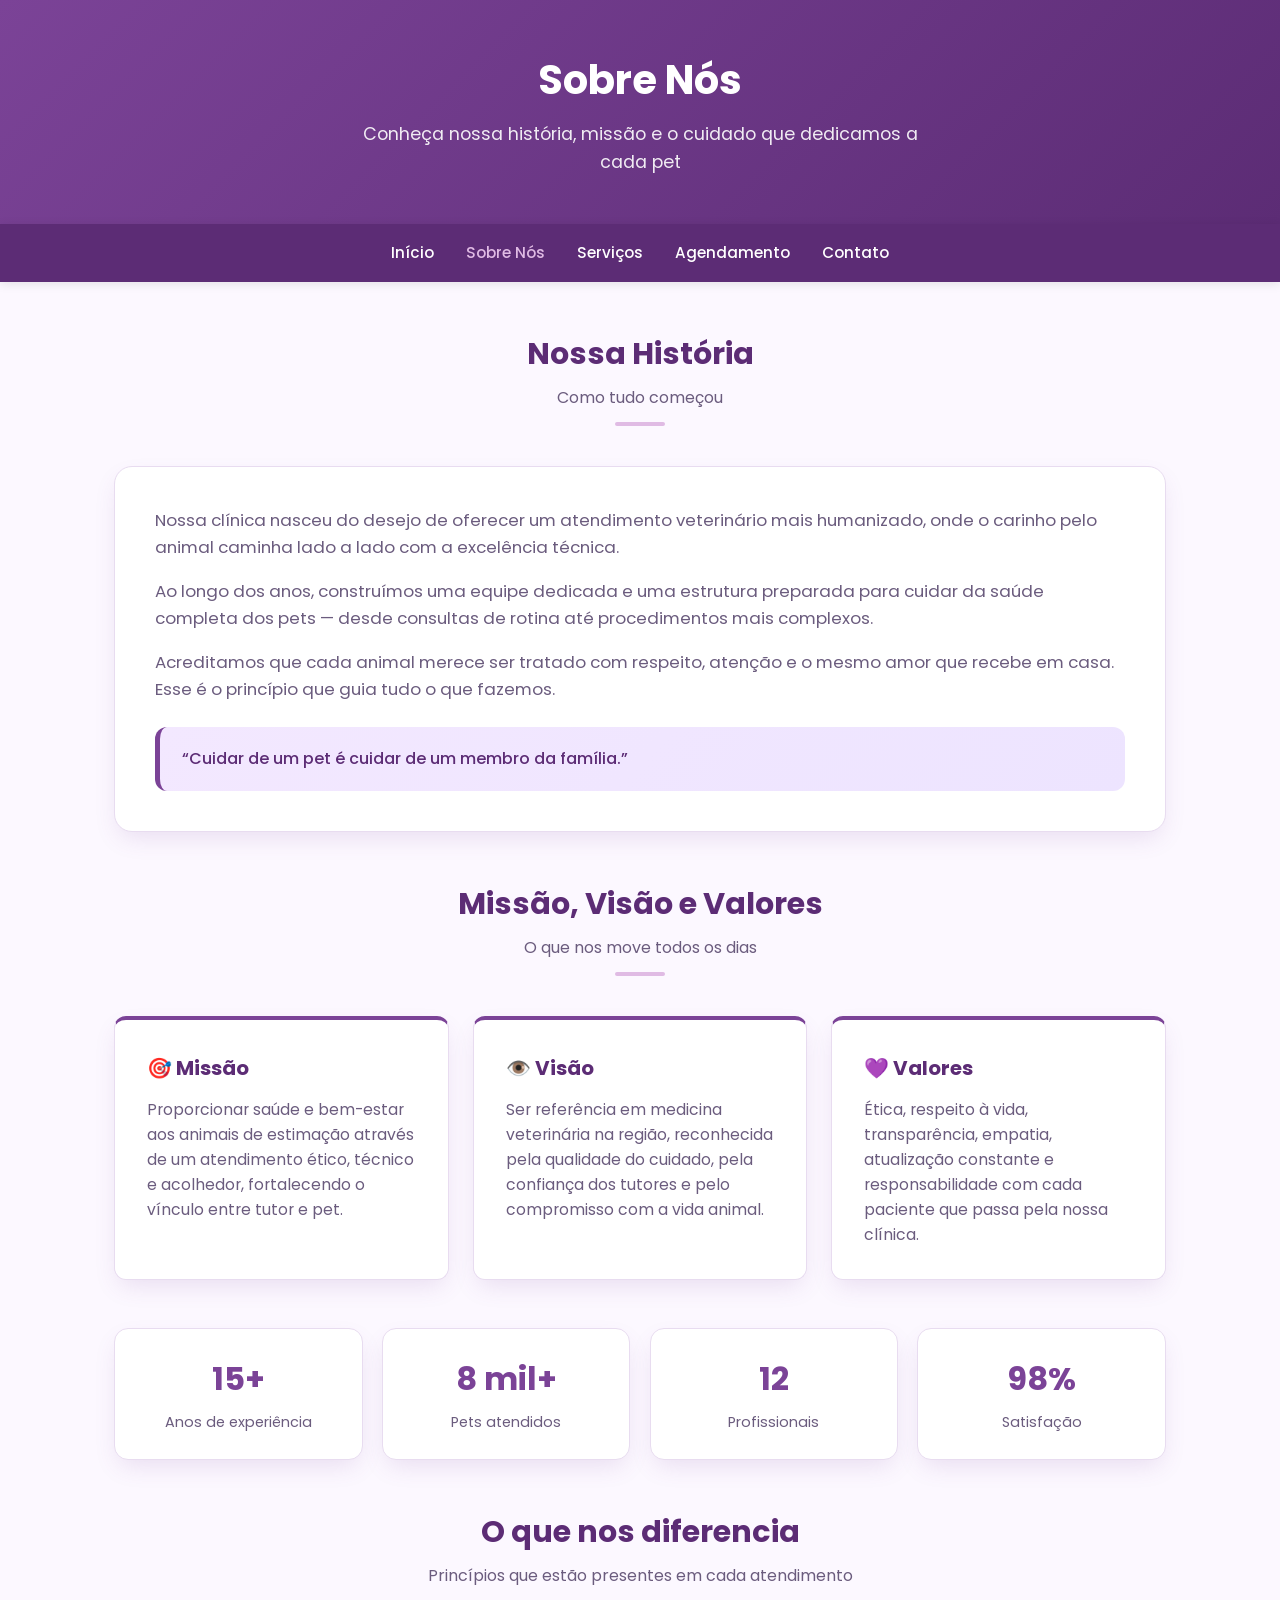
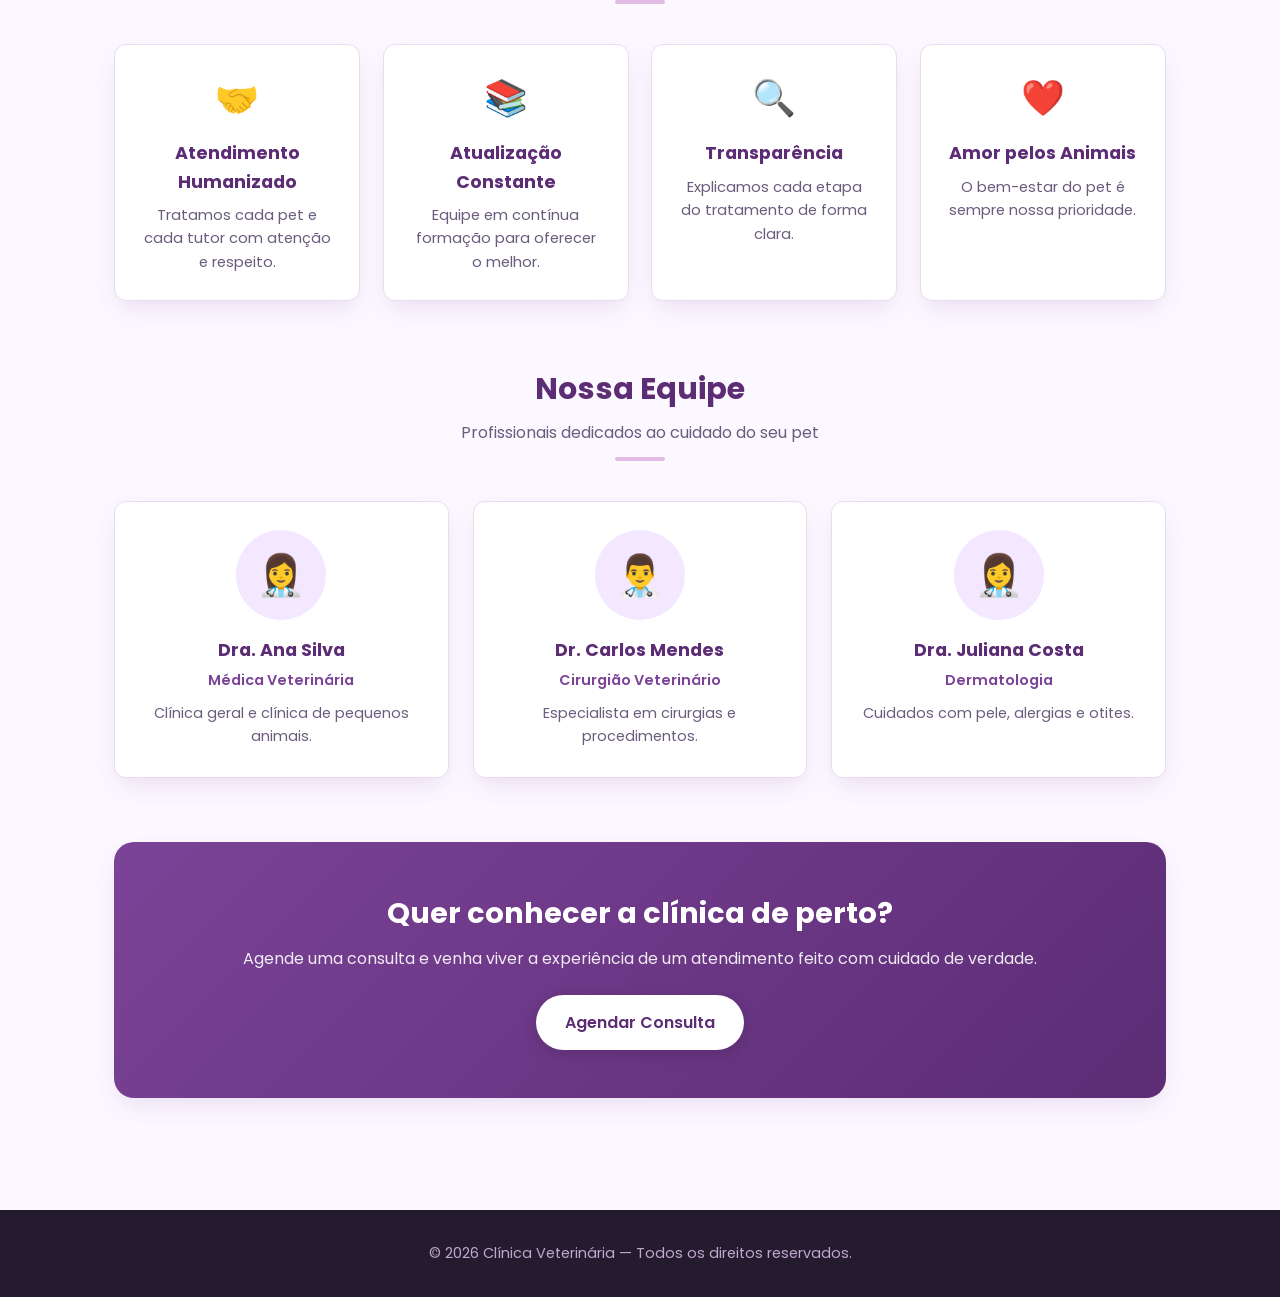
<file: sobre.html>
<!DOCTYPE html>
<html lang="pt-BR">
<head>
    <meta charset="UTF-8">
    <meta name="viewport" content="width=device-width, initial-scale=1.0">
    <meta name="description" content="Conheça a história, missão e valores da nossa Clínica Veterinária.">
    <title>Sobre Nós | Clínica Veterinária</title>
    
    <link rel="preconnect" href="https://fonts.googleapis.com">
    <link rel="preconnect" href="https://fonts.gstatic.com" crossorigin>
    <link href="https://fonts.googleapis.com/css2?family=Poppins:wght@400;500;600;700&display=swap" rel="stylesheet">
    <link rel="stylesheet" href="style.css">
    <style>
        .valores-grid {
            display: grid;
            grid-template-columns: repeat(auto-fit, minmax(220px, 1fr));
            gap: 1.4rem;
            margin-top: 2rem;
        }
        .valor-card {
            background: var(--card-bg);
            border-radius: var(--radius);
            padding: 1.6rem;
            box-shadow: var(--shadow-lg);
            border: 1px solid var(--border-color);
            text-align: center;
            transition: transform 0.25s ease;
        }
        .valor-card:hover { transform: translateY(-5px); }
        .valor-icon { font-size: 2.2rem; margin-bottom: 0.8rem; }
        .valor-card h3 { color: var(--primary-dark); font-size: 1.1rem; margin-bottom: 0.5rem; }
        .valor-card p { color: var(--text-muted); font-size: 0.92rem; }

        .historia-box {
            background: var(--card-bg);
            border-radius: 18px;
            padding: 2.5rem;
            box-shadow: var(--shadow-lg);
            border: 1px solid var(--border-color);
            margin-bottom: 3rem;
        }
        .historia-box p { color: var(--text-muted); margin-bottom: 1.1rem; font-size: 1.05rem; }

        .mvv-grid {
            display: grid;
            grid-template-columns: repeat(auto-fit, minmax(280px, 1fr));
            gap: 1.5rem;
            margin-bottom: 3rem;
        }
        .mvv-card {
            background: var(--card-bg);
            border-radius: var(--radius);
            padding: 2rem;
            box-shadow: var(--shadow-lg);
            border: 1px solid var(--border-color);
            border-top: 4px solid var(--primary-color);
        }
        .mvv-card h3 {
            color: var(--primary-dark);
            font-size: 1.25rem;
            margin-bottom: 0.8rem;
            display: flex;
            align-items: center;
            gap: 0.5rem;
        }
        .mvv-card p { color: var(--text-muted); font-size: 0.98rem; }

        .equipe-grid {
            display: grid;
            grid-template-columns: repeat(auto-fit, minmax(240px, 1fr));
            gap: 1.5rem;
        }
        .membro {
            background: var(--card-bg);
            border-radius: var(--radius);
            padding: 1.8rem;
            text-align: center;
            box-shadow: var(--shadow-lg);
            border: 1px solid var(--border-color);
        }
        .membro-foto {
            width: 90px;
            height: 90px;
            background: #f3e8ff;
            border-radius: 50%;
            display: flex;
            align-items: center;
            justify-content: center;
            font-size: 2.5rem;
            margin: 0 auto 1rem;
        }
        .membro h3 { color: var(--primary-dark); font-size: 1.1rem; margin-bottom: 0.3rem; }
        .membro .cargo { color: var(--primary-color); font-size: 0.9rem; font-weight: 600; margin-bottom: 0.6rem; }
        .membro p { color: var(--text-muted); font-size: 0.9rem; }

        .numeros {
            display: grid;
            grid-template-columns: repeat(4, 1fr);
            gap: 1.2rem;
            margin: 3rem 0;
        }
        .numero-item {
            background: var(--card-bg);
            border-radius: 14px;
            padding: 1.5rem 1rem;
            text-align: center;
            box-shadow: var(--shadow-lg);
            border: 1px solid var(--border-color);
        }
        .numero-item strong { display: block; font-size: 2rem; color: var(--primary-color); margin-bottom: 0.3rem; }
        .numero-item span { color: var(--text-muted); font-size: 0.9rem; }

        @media (max-width: 700px) {
            .numeros { grid-template-columns: 1fr 1fr; }
        }
    </style>
</head>
<body>

    <header>
        <h1>Sobre Nós</h1>
        <p>Conheça nossa história, missão e o cuidado que dedicamos a cada pet</p>
    </header>

    <nav aria-label="Navegação Principal">
        <a href="index.html">Início</a>
        <a href="sobre.html" class="active">Sobre Nós</a>
        <a href="servicos.html">Serviços</a>
        <a href="agendamentos.html">Agendamento</a>
        <a href="contato.html">Contato</a>
    </nav>

    <main class="container">

        <section>
            <div class="section-title">
                <h2>Nossa História</h2>
                <p>Como tudo começou</p>
                <div class="linha"></div>
            </div>

            <div class="historia-box">
                <p>
                    Nossa clínica nasceu do desejo de oferecer um atendimento veterinário 
                    mais humanizado, onde o carinho pelo animal caminha lado a lado com 
                    a excelência técnica.
                </p>
                <p>
                    Ao longo dos anos, construímos uma equipe dedicada e uma estrutura 
                    preparada para cuidar da saúde completa dos pets — desde consultas 
                    de rotina até procedimentos mais complexos.
                </p>
                <p>
                    Acreditamos que cada animal merece ser tratado com respeito, 
                    atenção e o mesmo amor que recebe em casa. Esse é o princípio 
                    que guia tudo o que fazemos.
                </p>
                <div class="destaque" style="margin-top: 1.5rem;">
                    “Cuidar de um pet é cuidar de um membro da família.”
                </div>
            </div>
        </section>

        <section>
            <div class="section-title">
                <h2>Missão, Visão e Valores</h2>
                <p>O que nos move todos os dias</p>
                <div class="linha"></div>
            </div>

            <div class="mvv-grid">
                <div class="mvv-card">
                    <h3>🎯 Missão</h3>
                    <p>
                        Proporcionar saúde e bem-estar aos animais de estimação 
                        através de um atendimento ético, técnico e acolhedor, 
                        fortalecendo o vínculo entre tutor e pet.
                    </p>
                </div>
                <div class="mvv-card">
                    <h3>👁️ Visão</h3>
                    <p>
                        Ser referência em medicina veterinária na região, 
                        reconhecida pela qualidade do cuidado, pela confiança 
                        dos tutores e pelo compromisso com a vida animal.
                    </p>
                </div>
                <div class="mvv-card">
                    <h3>💜 Valores</h3>
                    <p>
                        Ética, respeito à vida, transparência, empatia, 
                        atualização constante e responsabilidade com cada 
                        paciente que passa pela nossa clínica.
                    </p>
                </div>
            </div>
        </section>

        <section>
            <div class="numeros">
                <div class="numero-item">
                    <strong>15+</strong>
                    <span>Anos de experiência</span>
                </div>
                <div class="numero-item">
                    <strong>8 mil+</strong>
                    <span>Pets atendidos</span>
                </div>
                <div class="numero-item">
                    <strong>12</strong>
                    <span>Profissionais</span>
                </div>
                <div class="numero-item">
                    <strong>98%</strong>
                    <span>Satisfação</span>
                </div>
            </div>
        </section>

        <section>
            <div class="section-title">
                <h2>O que nos diferencia</h2>
                <p>Princípios que estão presentes em cada atendimento</p>
                <div class="linha"></div>
            </div>

            <div class="valores-grid">
                <div class="valor-card">
                    <div class="valor-icon">🤝</div>
                    <h3>Atendimento Humanizado</h3>
                    <p>Tratamos cada pet e cada tutor com atenção e respeito.</p>
                </div>
                <div class="valor-card">
                    <div class="valor-icon">📚</div>
                    <h3>Atualização Constante</h3>
                    <p>Equipe em contínua formação para oferecer o melhor.</p>
                </div>
                <div class="valor-card">
                    <div class="valor-icon">🔍</div>
                    <h3>Transparência</h3>
                    <p>Explicamos cada etapa do tratamento de forma clara.</p>
                </div>
                <div class="valor-card">
                    <div class="valor-icon">❤️</div>
                    <h3>Amor pelos Animais</h3>
                    <p>O bem-estar do pet é sempre nossa prioridade.</p>
                </div>
            </div>
        </section>

        <section style="margin-top: 4rem;">
            <div class="section-title">
                <h2>Nossa Equipe</h2>
                <p>Profissionais dedicados ao cuidado do seu pet</p>
                <div class="linha"></div>
            </div>

            <div class="equipe-grid">
                <div class="membro">
                    <div class="membro-foto">👩‍⚕️</div>
                    <h3>Dra. Ana Silva</h3>
                    <div class="cargo">Médica Veterinária</div>
                    <p>Clínica geral e clínica de pequenos animais.</p>
                </div>
                <div class="membro">
                    <div class="membro-foto">👨‍⚕️</div>
                    <h3>Dr. Carlos Mendes</h3>
                    <div class="cargo">Cirurgião Veterinário</div>
                    <p>Especialista em cirurgias e procedimentos.</p>
                </div>
                <div class="membro">
                    <div class="membro-foto">👩‍⚕️</div>
                    <h3>Dra. Juliana Costa</h3>
                    <div class="cargo">Dermatologia</div>
                    <p>Cuidados com pele, alergias e otites.</p>
                </div>
            </div>
        </section>

        <div class="cta-box" style="margin-top: 4rem;">
            <h2>Quer conhecer a clínica de perto?</h2>
            <p>Agende uma consulta e venha viver a experiência de um atendimento feito com cuidado de verdade.</p>
            <a href="agendamentos.html" class="btn">Agendar Consulta</a>
        </div>

    </main>

    <footer>
        <p>&copy; 2026 Clínica Veterinária — Todos os direitos reservados.</p>
    </footer>

</body>
</html>
</file>
<file: style.css>
/* ========================================
   Clínica Veterinária - style.css
   Tema Roxo & Lilás
======================================== */

:root {
    --primary-color: #7b4397;
    --primary-dark: #5c2c75;
    --accent-color: #e0bbe4;
    --bg-color: #fcf8ff;
    --card-bg: #ffffff;
    --text-main: #2d2338;
    --text-muted: #6b5c7e;
    --border-color: #e8dcf0;
    --shadow-sm: 0 4px 6px -1px rgba(123, 67, 151, 0.05);
    --shadow-lg: 0 10px 25px -5px rgba(123, 67, 151, 0.15);
    --radius: 12px;
}

* {
    margin: 0;
    padding: 0;
    box-sizing: border-box;
    font-family: 'Poppins', sans-serif;
}

html {
    scroll-behavior: smooth;
}

body {
    background-color: var(--bg-color);
    color: var(--text-main);
    line-height: 1.6;
}

/* ===== Header ===== */
header {
    background: linear-gradient(135deg, var(--primary-color), var(--primary-dark));
    color: white;
    padding: 3rem 1.5rem;
    text-align: center;
}

header h1 {
    font-size: 2.5rem;
    font-weight: 700;
    margin-bottom: 0.5rem;
}

header p {
    font-size: 1.1rem;
    opacity: 0.9;
    max-width: 600px;
    margin: 0 auto;
}

/* ===== Nav ===== */
nav {
    background-color: var(--primary-dark);
    padding: 1rem;
    text-align: center;
    position: sticky;
    top: 0;
    z-index: 100;
    box-shadow: 0 2px 10px rgba(0,0,0,0.1);
}

nav a {
    color: white;
    text-decoration: none;
    margin: 0 14px;
    font-weight: 500;
    font-size: 0.95rem;
    transition: color 0.2s ease;
}

nav a:hover,
nav a.active {
    color: var(--accent-color);
}

/* ===== Container ===== */
.container {
    max-width: 1100px;
    margin: 0 auto;
    padding: 3rem 1.5rem;
}

.container-form {
    max-width: 800px;
    margin: 3rem auto;
    padding: 0 1.5rem;
}

/* ===== Hero (Início) ===== */
.hero {
    display: grid;
    grid-template-columns: 1.1fr 0.9fr;
    gap: 3rem;
    align-items: center;
    margin-bottom: 1rem;
}

.hero-text h2 {
    font-size: 2.2rem;
    color: var(--primary-dark);
    margin-bottom: 1rem;
    line-height: 1.25;
}

.hero-text p {
    color: var(--text-muted);
    font-size: 1.1rem;
    margin-bottom: 1.8rem;
}

.hero-visual {
    background: var(--card-bg);
    border-radius: 20px;
    padding: 2.5rem;
    text-align: center;
    box-shadow: var(--shadow-lg);
    border: 1px solid var(--border-color);
}

.hero-emoji {
    font-size: 5rem;
    line-height: 1.3;
}

.hero-badge {
    display: inline-block;
    background: #f3e8ff;
    color: var(--primary-dark);
    padding: 0.4rem 1.1rem;
    border-radius: 50px;
    font-size: 0.85rem;
    font-weight: 600;
    margin-top: 0.8rem;
}

/* ===== Botões ===== */
.btn {
    display: inline-flex;
    align-items: center;
    gap: 0.5rem;
    background: var(--primary-color);
    color: white;
    padding: 0.9rem 1.8rem;
    border-radius: 30px;
    text-decoration: none;
    font-weight: 600;
    font-size: 1rem;
    transition: all 0.25s ease;
    border: none;
    cursor: pointer;
    box-shadow: 0 4px 14px rgba(123, 67, 151, 0.3);
}

.btn:hover {
    background: var(--primary-dark);
    transform: translateY(-2px);
}

.btn-outline {
    background: transparent;
    color: var(--primary-color);
    border: 2px solid var(--primary-color);
    box-shadow: none;
    margin-left: 0.7rem;
}

.btn-outline:hover {
    background: var(--primary-color);
    color: white;
}

/* ===== Seção Título ===== */
.section-title {
    text-align: center;
    margin-bottom: 2.5rem;
}

.section-title h2 {
    font-size: 1.9rem;
    color: var(--primary-dark);
    margin-bottom: 0.4rem;
}

.section-title p {
    color: var(--text-muted);
}

.section-title .linha {
    width: 50px;
    height: 4px;
    background: var(--accent-color);
    margin: 0.7rem auto 0;
    border-radius: 4px;
}

/* ===== Cards Serviços ===== */
.servicos-grid {
    display: grid;
    grid-template-columns: repeat(auto-fit, minmax(260px, 1fr));
    gap: 1.5rem;
}

.card {
    background: var(--card-bg);
    border-radius: var(--radius);
    padding: 1.8rem;
    box-shadow: var(--shadow-lg);
    border: 1px solid var(--border-color);
    border-top: 4px solid var(--primary-color);
    transition: transform 0.25s ease, box-shadow 0.25s ease;
}

.card:hover {
    transform: translateY(-6px);
    box-shadow: 0 16px 35px -8px rgba(123, 67, 151, 0.2);
}

.card-icon {
    width: 54px;
    height: 54px;
    background: #f3e8ff;
    border-radius: 12px;
    display: flex;
    align-items: center;
    justify-content: center;
    font-size: 1.6rem;
    margin-bottom: 1rem;
}

.card h3 {
    font-size: 1.15rem;
    color: var(--primary-dark);
    margin-bottom: 0.5rem;
}

.card p {
    color: var(--text-muted);
    font-size: 0.95rem;
}

/* ===== Sobre ===== */
.sobre-box {
    background: var(--card-bg);
    border-radius: 18px;
    padding: 2.5rem;
    box-shadow: var(--shadow-lg);
    border: 1px solid var(--border-color);
    display: grid;
    grid-template-columns: 1fr 1fr;
    gap: 2rem;
    align-items: center;
}

.sobre-texto p {
    color: var(--text-muted);
    margin-bottom: 1rem;
}

.destaque {
    background: linear-gradient(135deg, #f3e8ff, #ede4ff);
    padding: 1.2rem 1.4rem;
    border-radius: 12px;
    border-left: 5px solid var(--primary-color);
    font-weight: 500;
    color: var(--primary-dark);
}

/* ===== CTA ===== */
.cta-box {
    background: linear-gradient(135deg, var(--primary-color), var(--primary-dark));
    border-radius: 20px;
    padding: 3rem 2rem;
    text-align: center;
    color: white;
    margin-top: 3rem;
    box-shadow: var(--shadow-lg);
}

.cta-box h2 {
    font-size: 1.8rem;
    margin-bottom: 0.6rem;
}

.cta-box p {
    opacity: 0.9;
    margin-bottom: 1.5rem;
}

.cta-box .btn {
    background: white;
    color: var(--primary-dark);
    box-shadow: 0 4px 15px rgba(0,0,0,0.15);
}

.cta-box .btn:hover {
    background: var(--accent-color);
}

/* ===== Formulário (Agendamento) ===== */
.form-card {
    background-color: var(--card-bg);
    border-radius: var(--radius);
    padding: 2.5rem;
    box-shadow: var(--shadow-lg);
    border: 1px solid var(--border-color);
}

.form-header {
    text-align: center;
    margin-bottom: 2rem;
}

.form-header h2 {
    color: var(--primary-color);
    font-size: 1.8rem;
    margin-bottom: 0.5rem;
}

.form-header p {
    color: var(--text-muted);
    font-size: 0.95rem;
}

.form-grid {
    display: grid;
    grid-template-columns: 1fr 1fr;
    gap: 1.5rem;
}

.form-group {
    display: flex;
    flex-direction: column;
}

.form-group.full-width {
    grid-column: span 2;
}

label {
    font-weight: 600;
    font-size: 0.9rem;
    margin-bottom: 0.5rem;
    color: var(--text-main);
}

input, select, textarea {
    padding: 0.8rem 1rem;
    border: 1px solid var(--border-color);
    border-radius: 8px;
    font-size: 0.95rem;
    color: var(--text-main);
    background-color: #faf8fc;
    transition: border-color 0.2s ease, box-shadow 0.2s ease, background-color 0.2s ease;
    outline: none;
}

input:focus, select:focus, textarea:focus {
    border-color: var(--primary-color);
    background-color: #fff;
    box-shadow: 0 0 0 3px rgba(123, 67, 151, 0.15);
}

textarea {
    resize: vertical;
    min-height: 100px;
}

.submit-btn {
    background-color: var(--primary-color);
    color: white;
    border: none;
    padding: 1rem 2rem;
    border-radius: 30px;
    font-size: 1rem;
    font-weight: 600;
    cursor: pointer;
    width: 100%;
    margin-top: 1rem;
    transition: background-color 0.2s ease, transform 0.2s ease;
    box-shadow: 0 4px 12px rgba(123, 67, 151, 0.3);
}

.submit-btn:hover {
    background-color: var(--primary-dark);
    transform: translateY(-2px);
}

.whatsapp-opt {
    text-align: center;
    margin-top: 2rem;
    padding-top: 1.5rem;
    border-top: 1px solid var(--border-color);
}

.whatsapp-opt p {
    color: var(--text-muted);
    font-size: 0.95rem;
    margin-bottom: 0.8rem;
}

.whatsapp-btn {
    display: inline-flex;
    align-items: center;
    gap: 0.5rem;
    color: #25D366;
    text-decoration: none;
    font-weight: 600;
    transition: opacity 0.2s ease;
}

.whatsapp-btn:hover {
    opacity: 0.8;
}

/* ===== Footer ===== */
footer {
    background-color: #251b2e;
    color: #bfa8ce;
    text-align: center;
    padding: 2rem 1rem;
    margin-top: 4rem;
    font-size: 0.9rem;
}

/* ===== Responsivo ===== */
@media (max-width: 900px) {
    .hero {
        grid-template-columns: 1fr;
        text-align: center;
    }

    .hero-text h2 {
        font-size: 1.8rem;
    }

    .btn-outline {
        margin-left: 0;
        margin-top: 0.8rem;
    }

    .sobre-box {
        grid-template-columns: 1fr;
    }
}

@media (max-width: 600px) {
    header h1 {
        font-size: 1.8rem;
    }

    nav a {
        display: inline-block;
        margin: 5px 10px;
    }

    .form-grid {
        grid-template-columns: 1fr;
    }

    .form-group.full-width {
        grid-column: span 1;
    }

    .form-card {
        padding: 1.5rem;
    }
}
</file>
